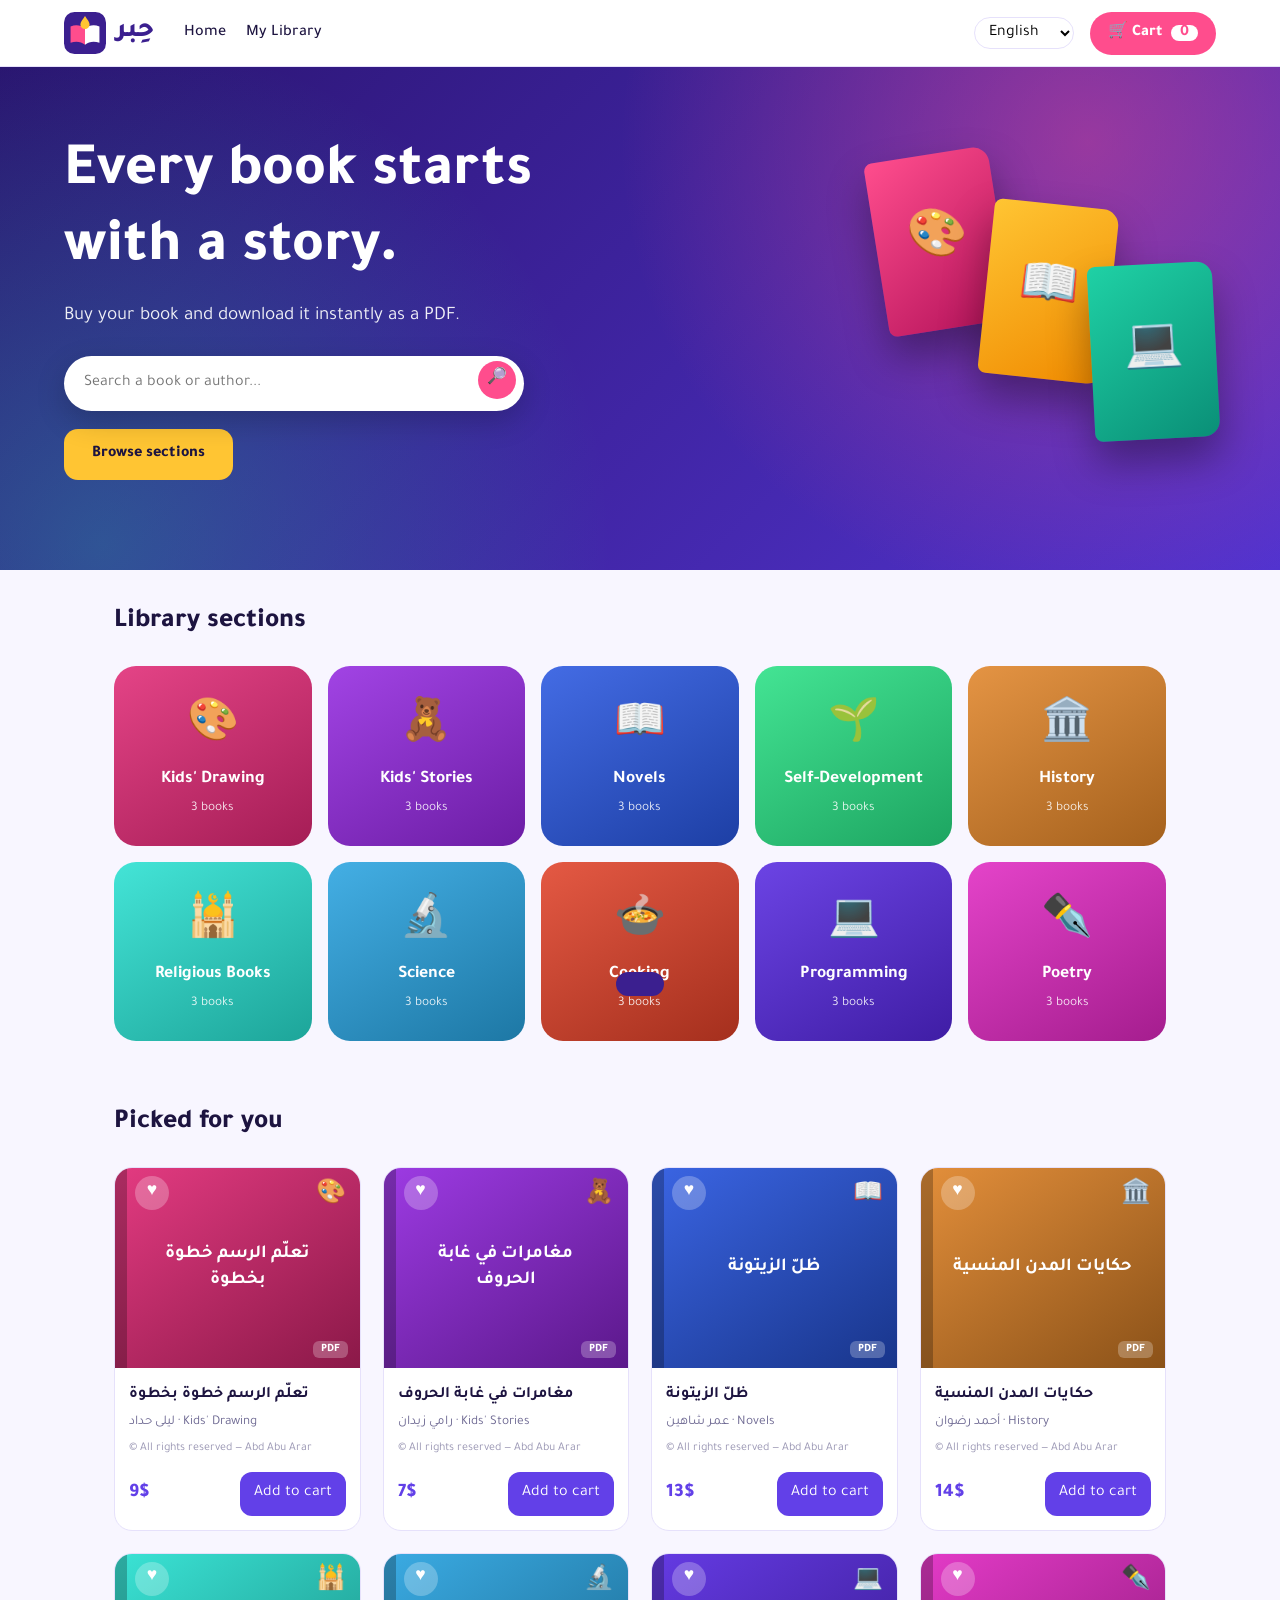
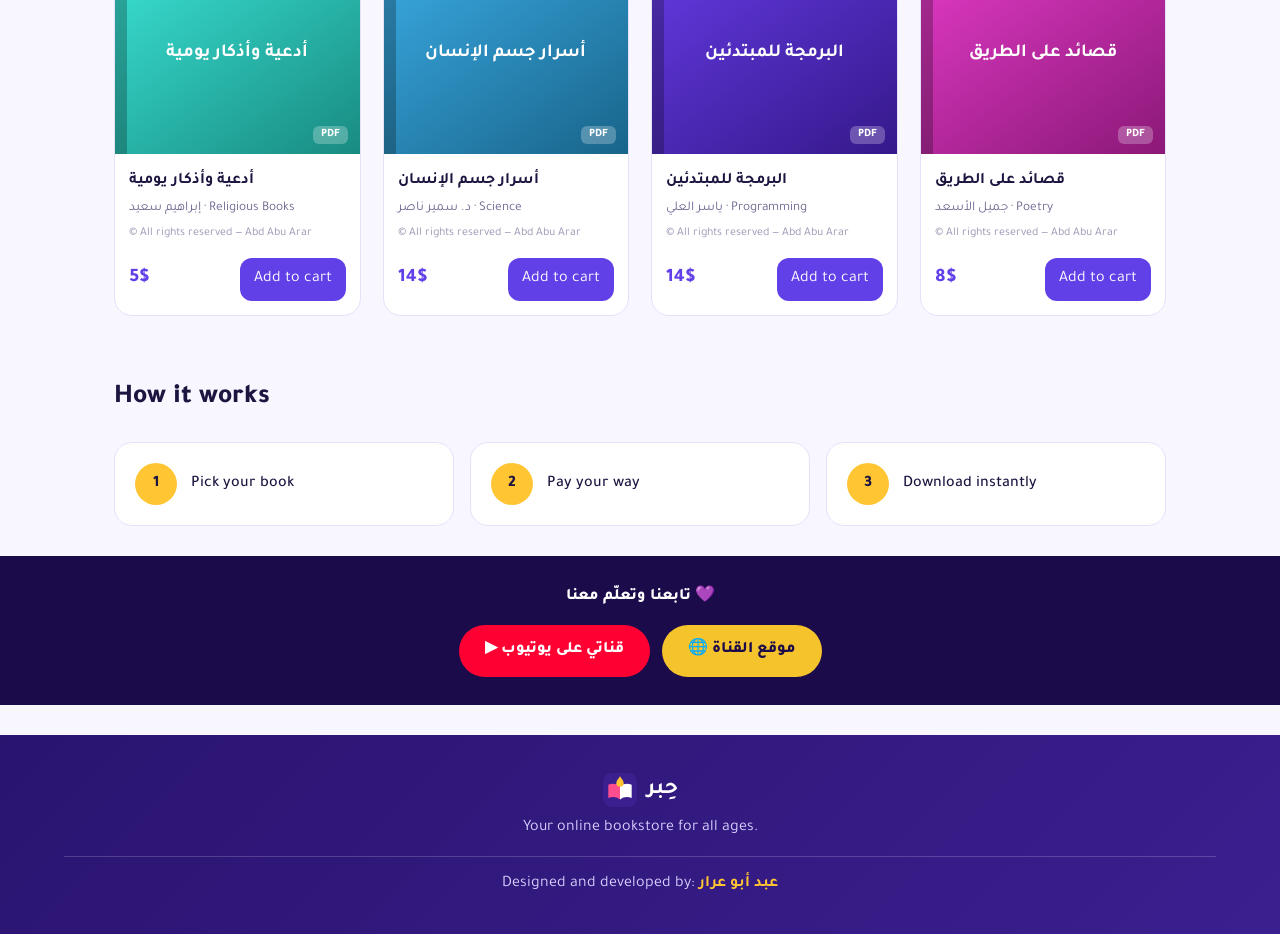
<file: index.html>
<!DOCTYPE html>
<html lang="ar" dir="rtl">
<head>
<meta charset="UTF-8">
<meta name="viewport" content="width=device-width, initial-scale=1">
<title>حِبر</title>
<link href="https://fonts.googleapis.com/css2?family=Tajawal:wght@400;500;800&display=swap" rel="stylesheet">
<link rel="stylesheet" href="style.css">
<link rel="icon" type="image/png" href="https://cdn-icons-png.flaticon.com/512/3389/3389081.png">
</head>
<body>
<main id="app"></main>

<div style="text-align:center;padding:28px 16px;background:#1b0b4a;color:#fff;font-family:'Tajawal',sans-serif">
  <p style="margin:0 0 14px;font-weight:800">تابعنا وتعلّم معنا 💜</p>
  <div style="display:flex;gap:12px;justify-content:center;flex-wrap:wrap">
    <a href="https://www.youtube.com/channel/UC6V8FpZwiLoSbL07uwB2TAg" target="_blank" rel="noopener"
       style="background:#ff0033;color:#fff;text-decoration:none;font-weight:800;padding:12px 26px;border-radius:30px">▶ قناتي على يوتيوب</a>
    <a href="https://abdcode.pages.dev/" target="_blank" rel="noopener"
       style="background:#f5c32c;color:#1b0b4a;text-decoration:none;font-weight:800;padding:12px 26px;border-radius:30px">🌐 موقع القناة</a>
  </div>
</div>

<script src="data.js"></script>
<script src="i18n.js"></script>
<script src="app.js"></script>
</body>
</html>
</file>
<file: style.css>
:root{
  --v:#3b1f8f; --v2:#6240e8; --pink:#ff4d8d; --sun:#ffc533; --mint:#1fd1a5;
  --bg:#f8f6ff; --ink:#1d1440; --muted:#6d6892; --line:#e6e1fb; --r:18px;
}
*{box-sizing:border-box;margin:0;padding:0}
html{scroll-behavior:smooth}
body{font-family:'Tajawal',Tahoma,sans-serif;background:var(--bg);color:var(--ink);line-height:1.7}
a{color:inherit;text-decoration:none}
button,input,select,textarea{font:inherit}
:focus-visible{outline:3px solid var(--sun);outline-offset:2px}
[hidden]{display:none!important}
.wrap{max-width:1180px;margin:0 auto;padding:30px 5%}
.sec{font-size:1.7rem;font-weight:800;margin-bottom:20px}
.gap{height:30px}

/* الرأس */
.top{position:sticky;top:0;z-index:20;display:flex;align-items:center;gap:16px;padding:10px 5%;background:rgba(255,255,255,.92);backdrop-filter:blur(10px);border-bottom:1px solid var(--line)}
.brand{display:flex;align-items:center;gap:10px;font-size:1.7rem;font-weight:800;color:var(--v)}
.nav{display:flex;gap:20px;margin-inline-end:auto;margin-inline-start:14px;font-weight:500}
.nav a:hover{color:var(--pink)}
.lang{border:1px solid var(--line);background:#fff;border-radius:999px;padding:6px 10px;cursor:pointer}
.cart-btn{background:var(--pink);color:#fff;border:0;border-radius:999px;padding:8px 18px;font-weight:800;cursor:pointer;transition:transform .2s}
.cart-btn:hover{transform:scale(1.05)}
.cart-btn b{background:#fff;color:var(--pink);border-radius:999px;padding:0 9px;margin-inline-start:4px}
.cart-btn.bump{animation:bump .4s}
@keyframes bump{50%{transform:scale(1.22)}}

/* الأزرار */
.btn{display:inline-block;background:var(--sun);color:var(--ink);border:0;border-radius:14px;padding:12px 28px;font-weight:800;cursor:pointer;text-align:center;transition:transform .15s,box-shadow .15s}
.btn:hover{transform:translateY(-2px);box-shadow:0 8px 18px rgba(255,197,51,.5)}
.btn.full{width:100%}
.btn.off{opacity:.45;pointer-events:none}

/* الواجهة الرئيسية */
.hero{color:#fff;padding:70px 5% 90px;background:
  radial-gradient(circle at 85% 15%,rgba(255,77,141,.45),transparent 40%),
  radial-gradient(circle at 8% 95%,rgba(31,209,165,.3),transparent 40%),
  linear-gradient(135deg,#2a1470,#5233cf)}
.hero-in{max-width:1180px;margin:0 auto;display:flex;align-items:center;justify-content:space-between;gap:30px}
.hero-txt{max-width:560px}
.hero h1{font-size:clamp(2.2rem,6vw,3.8rem);font-weight:800;line-height:1.25}
.hero p{margin:12px 0 22px;font-size:1.2rem;opacity:.92}
.hsearch{position:relative;margin-bottom:18px;max-width:460px}
.hsearch input{width:100%;padding:14px 20px;border:0;border-radius:999px;color:var(--ink);box-shadow:0 10px 30px rgba(0,0,0,.2)}
.hres{position:absolute;top:110%;inset-inline:0;background:#fff;color:var(--ink);border-radius:16px;overflow:hidden;box-shadow:0 16px 40px rgba(0,0,0,.25);z-index:5}
.hres a,.hres p{display:flex;justify-content:space-between;gap:10px;padding:10px 18px}
.hres a:hover{background:var(--bg)}
.hres small{color:var(--muted)}
.hero-art{position:relative;width:340px;height:330px;flex:none}
.fl{position:absolute;width:125px;height:175px;border-radius:8px 16px 16px 8px;display:flex;align-items:center;justify-content:center;font-size:3rem;box-shadow:0 22px 40px rgba(0,0,0,.35);transform:rotate(var(--rot));animation:float 5s ease-in-out infinite}
@keyframes float{50%{transform:translateY(-16px) rotate(var(--rot))}}

.tiles{display:grid;grid-template-columns:repeat(auto-fill,minmax(180px,1fr));gap:16px}
.tile{display:flex;flex-direction:column;align-items:center;gap:2px;padding:26px 10px;border-radius:22px;color:#fff;background:linear-gradient(150deg,hsl(var(--h),75%,58%),hsl(var(--h),70%,38%));transition:transform .25s,box-shadow .25s}
.tile:hover{transform:translateY(-6px);box-shadow:0 16px 30px hsla(var(--h),70%,35%,.4)}
.tile .ico{font-size:2.6rem;transition:transform .25s}
.tile:hover .ico{transform:scale(1.2) rotate(-8deg)}
.tile b{font-size:1.1rem}
.tile small{opacity:.85}

.steps{display:grid;grid-template-columns:repeat(auto-fit,minmax(220px,1fr));gap:16px}
.step{display:flex;align-items:center;gap:14px;background:#fff;border:1px solid var(--line);border-radius:var(--r);padding:20px;font-weight:500}
.step .n{flex:none;width:42px;height:42px;border-radius:50%;background:var(--sun);display:flex;align-items:center;justify-content:center;font-weight:800}

/* صفحة القسم */
.cat-head{display:flex;align-items:center;gap:18px;padding:26px 28px;border-radius:24px;color:#fff;background:linear-gradient(150deg,hsl(var(--h),75%,58%),hsl(var(--h),70%,36%))}
.cat-head .ico{font-size:3.2rem}
.cat-head h1{font-size:2rem}
.chips{display:flex;gap:8px;overflow-x:auto;padding:16px 0 6px}
.chips a{flex:none;border:2px solid var(--line);background:#fff;border-radius:999px;padding:6px 16px;transition:.2s}
.chips a:hover{border-color:var(--v2)}
.chips a.on{background:var(--v2);border-color:var(--v2);color:#fff}
.tools{display:flex;gap:12px;flex-wrap:wrap;margin:16px 0}
.tools input{flex:1;min-width:200px}
.tools input,.tools select{padding:11px 16px;border:1px solid var(--line);border-radius:12px;background:#fff}

/* بطاقات الكتب */
.grid{display:grid;grid-template-columns:repeat(auto-fill,minmax(210px,1fr));gap:22px}
.card{background:#fff;border:1px solid var(--line);border-radius:var(--r);overflow:hidden;display:flex;flex-direction:column;transition:transform .25s,box-shadow .25s}
.card:hover{transform:translateY(-5px);box-shadow:0 18px 34px rgba(59,31,143,.16)}
.cover{position:relative;height:200px;display:flex;align-items:center;justify-content:center;text-align:center;padding:24px;color:#fff;font-size:1.15rem;line-height:1.4;background:linear-gradient(145deg,hsl(var(--h),75%,56%),hsl(var(--h),70%,32%));transition:transform .3s;transform-origin:bottom}
.card:hover .cover{transform:rotate(-1.5deg) scale(1.03)}
.cover::before{content:"";position:absolute;top:0;bottom:0;inset-inline-start:0;width:12px;background:rgba(0,0,0,.25)}
.cover i{position:absolute;top:12px;inset-inline-end:14px;font-style:normal;font-size:1.5rem}
.cover em{position:absolute;bottom:10px;inset-inline-end:12px;font-style:normal;font-size:.7rem;font-weight:800;background:rgba(255,255,255,.25);border-radius:6px;padding:1px 8px}
.heart{position:absolute;top:8px;inset-inline-start:20px;background:rgba(255,255,255,.25);border:0;color:#fff;width:34px;height:34px;border-radius:50%;font-size:1.1rem;cursor:pointer;transition:transform .2s,background .2s}
.heart:hover{transform:scale(1.15)}
.heart.on{background:#fff;color:var(--pink);animation:bump .4s}
.info{padding:14px;display:flex;flex-direction:column;gap:2px;flex:1}
.info h4{font-size:1rem}
.info small{color:var(--muted)}
.row{display:flex;justify-content:space-between;align-items:center;margin-top:auto;padding-top:12px}
.price{font-weight:800;color:var(--v2);font-size:1.2rem}
.add{display:inline-block;background:var(--v2);color:#fff;border:0;border-radius:12px;padding:8px 14px;cursor:pointer;transition:background .2s,transform .15s}
.add:hover{background:var(--pink);transform:scale(1.05)}
.add.dl{background:var(--mint);color:var(--ink);font-weight:800}
.empty{text-align:center;color:var(--muted);padding:36px}

/* السلة الجانبية */
.overlay{position:fixed;inset:0;background:rgba(29,20,64,.55);z-index:30;opacity:0;visibility:hidden;transition:.25s}
.overlay.show{opacity:1;visibility:visible}
.cart{position:fixed;top:0;bottom:0;left:0;width:min(400px,100%);background:#fff;z-index:40;display:flex;flex-direction:column;transform:translateX(-100%);visibility:hidden;transition:transform .3s,visibility .3s}
.cart.open{transform:none;visibility:visible}
.cart-head{display:flex;justify-content:space-between;align-items:center;padding:16px 20px;border-bottom:1px solid var(--line)}
.cart-head button{background:none;border:0;font-size:1.3rem;cursor:pointer}
.items{flex:1;overflow-y:auto;padding:8px 20px}
.item{display:flex;gap:10px;align-items:center;padding:12px 0;border-bottom:1px solid var(--line)}
.item .t{flex:1}
.item small{display:block;color:var(--muted)}
.rm{background:none;border:0;color:var(--muted);font-size:1.1rem;cursor:pointer;padding:4px 8px}
.rm:hover{color:#d62c4c}
.cart-foot{padding:16px 20px;border-top:1px solid var(--line)}

/* الدفع */
.panel{background:#fff;border:1px solid var(--line);border-radius:20px;padding:24px}
.panel.center{text-align:center;display:flex;flex-direction:column;align-items:center;gap:14px;padding:44px 24px}
.co-layout{display:grid;grid-template-columns:1.5fr 1fr;gap:22px;align-items:start}
.panel h3{margin:6px 0 14px;font-size:1.15rem}
.fields{display:grid;grid-template-columns:1fr 1fr;gap:14px;margin-bottom:22px}
.fields label{display:flex;flex-direction:column;gap:5px;font-weight:500;font-size:.95rem}
.fields .full{grid-column:1/-1}
.fields input,.fields textarea{padding:11px 12px;border:1px solid var(--line);border-radius:12px;background:#fcfbff}
.fields input:focus{border-color:var(--v2);outline:none;box-shadow:0 0 0 3px rgba(98,64,232,.18)}
.pay{display:grid;gap:12px;margin-bottom:18px}
.pay.many{grid-template-columns:repeat(auto-fill,minmax(150px,1fr))}
.opt{cursor:pointer}
.opt input{position:absolute;opacity:0}
.opt span{display:block;text-align:center;border:2px solid var(--line);border-radius:14px;padding:14px 8px;font-weight:500;transition:.2s}
.opt:hover span{border-color:var(--v2)}
.opt input:checked+span{border-color:var(--v2);background:#efeaff;font-weight:800;color:var(--v)}
.opt input:focus-visible+span{outline:3px solid var(--sun)}
.note{background:#fff6dc;border-radius:12px;padding:10px 12px;font-size:.9rem}
.sum{position:sticky;top:80px}
.line{display:flex;justify-content:space-between;gap:10px;padding:8px 0;border-bottom:1px dashed var(--line)}
.line.big{font-size:1.25rem;border:0;padding-top:14px;color:var(--v)}
.check{width:76px;height:76px;border-radius:50%;background:var(--mint);color:#fff;font-size:2.5rem;display:flex;align-items:center;justify-content:center;animation:bump .6s}
.dls{display:flex;flex-direction:column;gap:10px;width:100%;max-width:440px}

/* التذييل والتنبيه والقصاصات */
footer{background:linear-gradient(135deg,#2a1470,#3b1f8f);color:#d9d2ff;text-align:center;padding:36px 5%;margin-top:30px}
.foot-brand{display:flex;justify-content:center;align-items:center;gap:10px;color:#fff;font-size:1.4rem;margin-bottom:6px}
.credit{margin-top:14px;padding-top:14px;border-top:1px solid rgba(255,255,255,.18)}
.credit b{color:var(--sun)}
.toast{position:fixed;bottom:24px;left:50%;transform:translate(-50%,120px);background:var(--v);color:#fff;padding:12px 24px;border-radius:14px;z-index:50;transition:transform .3s}
.toast.show{transform:translate(-50%,0)}
.cf{position:fixed;top:-20px;width:9px;height:14px;border-radius:2px;z-index:60;pointer-events:none;animation:fall linear forwards}
@keyframes fall{to{transform:translateY(110vh) rotate(720deg)}}

@media (max-width:820px){
  .co-layout{grid-template-columns:1fr}
  .sum{position:static;order:-1}
  .hero-art{display:none}
}
@media (max-width:560px){
  .nav,.ct{display:none}
  .top{gap:10px}.brand{margin-inline-end:auto}
  .grid{grid-template-columns:repeat(2,1fr);gap:12px}
  .cover{height:150px;font-size:1rem;padding:18px}
  .fields{grid-template-columns:1fr}
  .hero{padding:50px 5% 60px}
}
@media (prefers-reduced-motion:reduce){*{transition:none!important;animation:none!important;scroll-behavior:auto!important}}

/* إضافات: زر البحث */
.hsearch input{padding-inline-end:58px}
.sbtn{position:absolute;top:24px;inset-inline-end:8px;transform:translateY(-50%);border:0;background:var(--pink);color:#fff;width:38px;height:38px;border-radius:50%;cursor:pointer;font-size:1rem}
.sbtn:hover{filter:brightness(1.1)}
</file>
